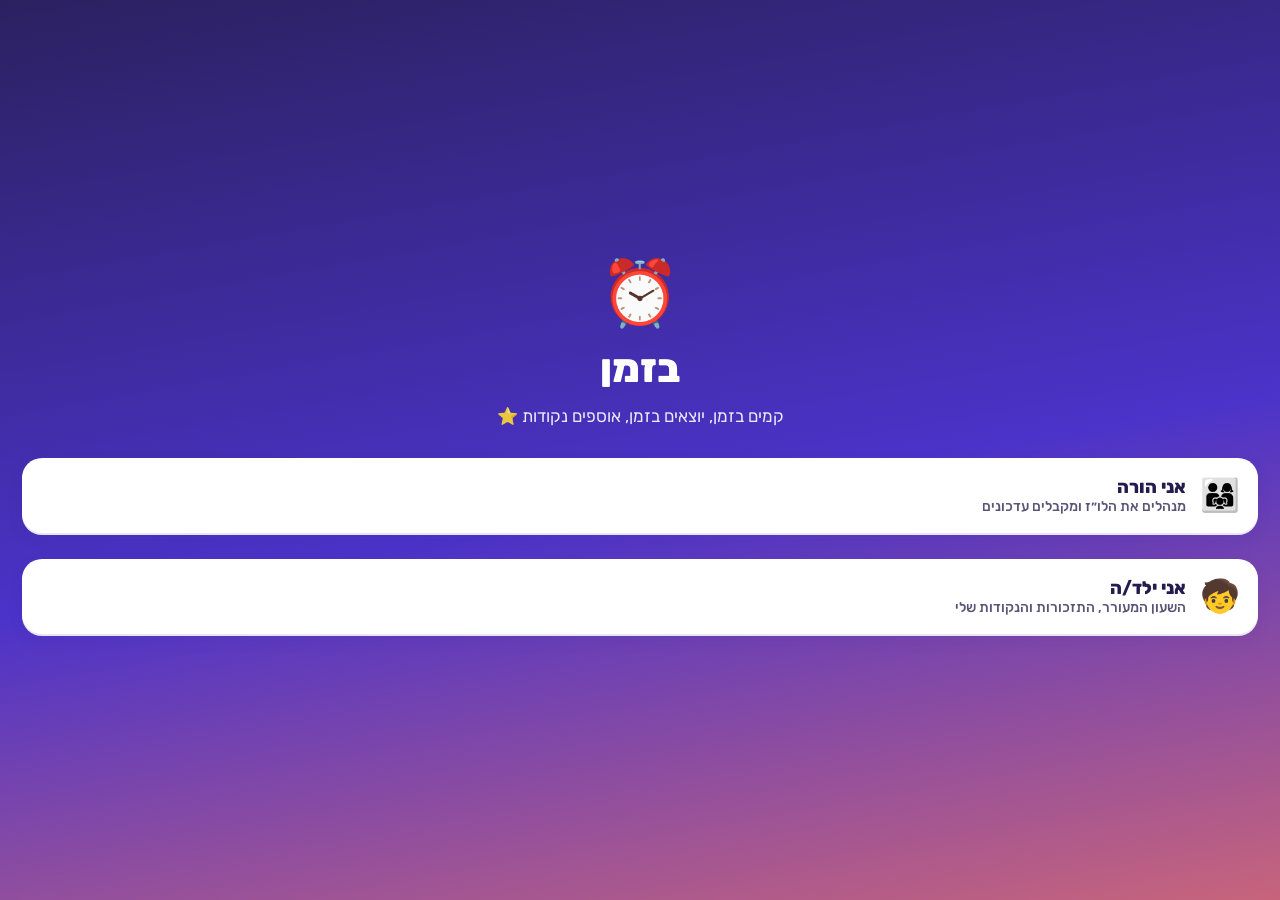
<file: app/src/main/assets/www/index.html>
<!doctype html>
<html lang="he" dir="rtl">
<head>
<meta charset="utf-8">
<meta name="viewport" content="width=device-width, initial-scale=1, viewport-fit=cover, user-scalable=no">
<title>בזמן</title>
<link rel="stylesheet" href="fonts.css">
<link rel="stylesheet" href="style.css">
</head>
<body>
<div id="app"></div>
<div id="modal-root"></div>
<div id="fx"></div>
<script src="mock.js"></script>
<script src="themes.js"></script>
<script src="games.js"></script>
<script src="features.js"></script>
<script src="calendar.js"></script>
<script src="app.js"></script>
</body>
</html>
</file>
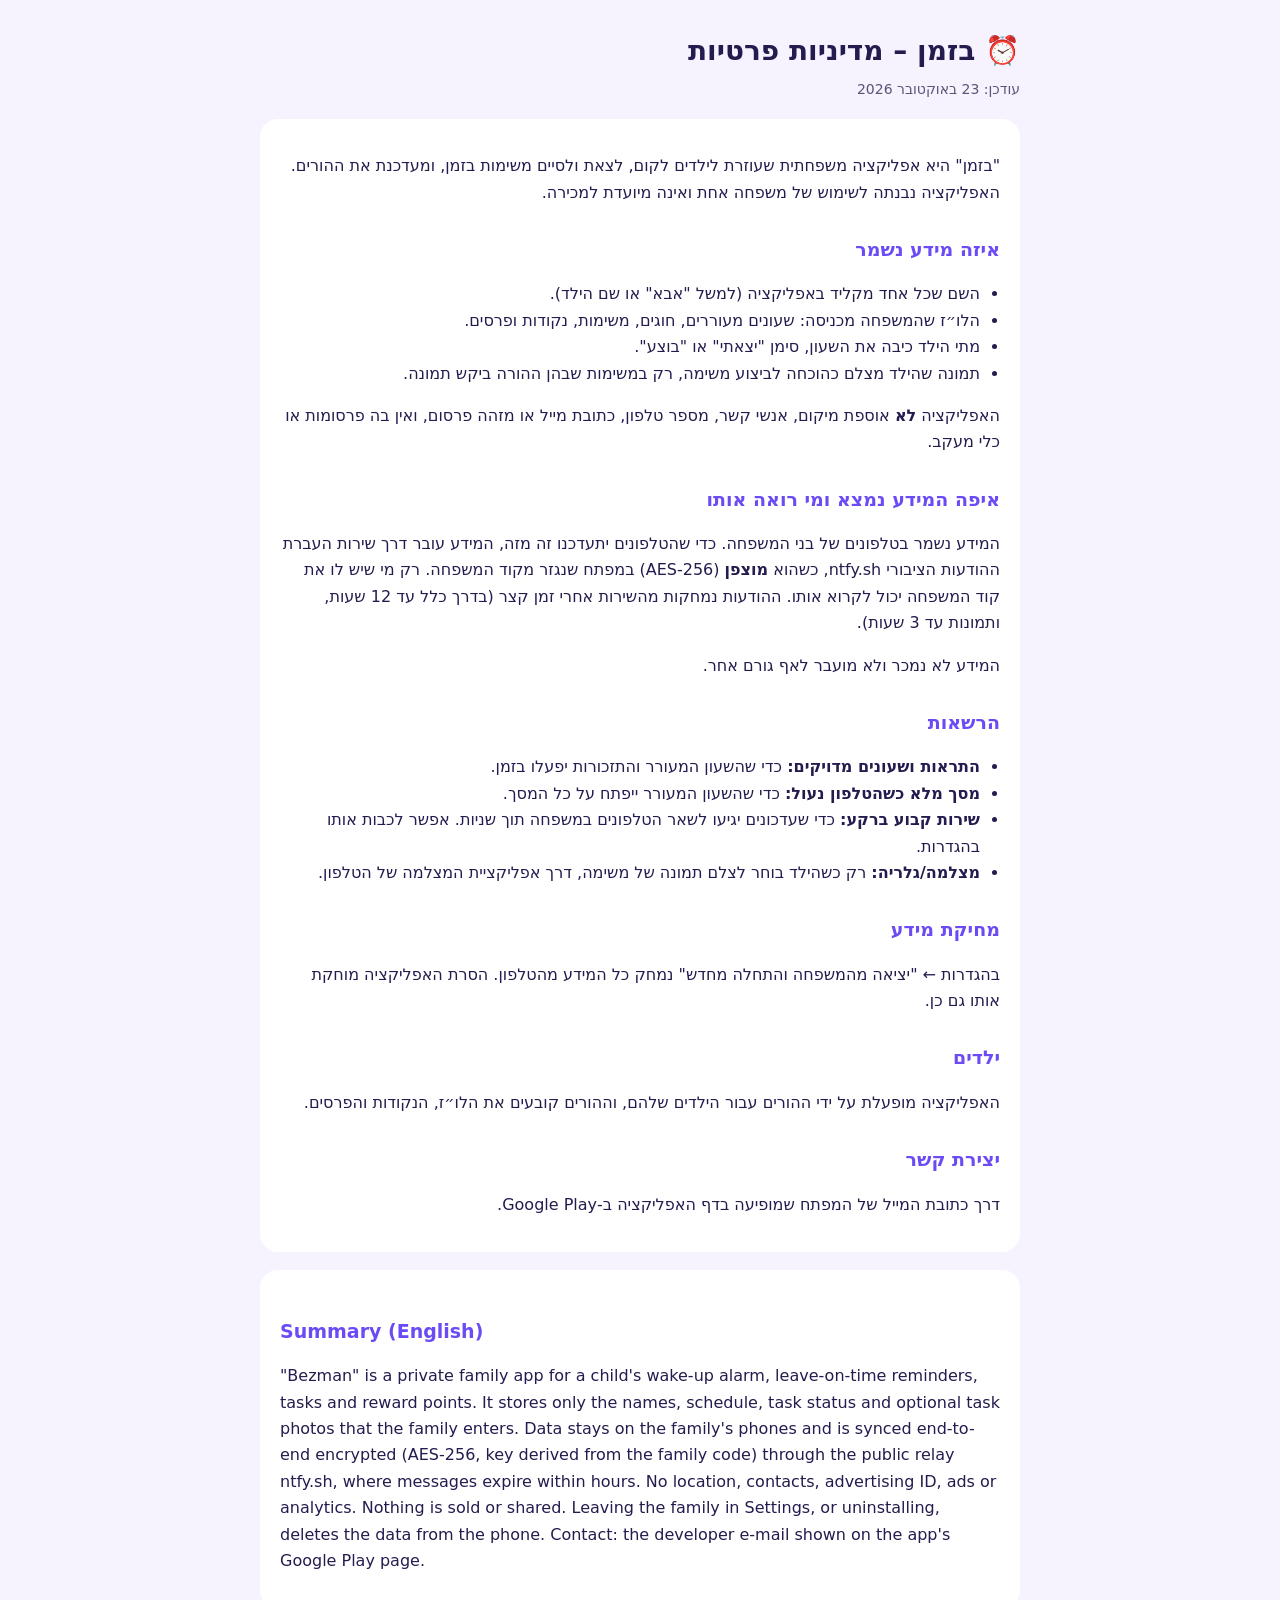
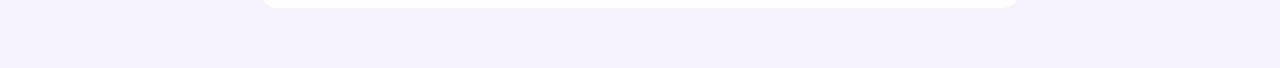
<file: docs/privacy.html>
<!doctype html>
<html lang="he" dir="rtl">
<head>
<meta charset="utf-8">
<meta name="viewport" content="width=device-width, initial-scale=1">
<title>בזמן – מדיניות פרטיות</title>
<style>
  :root { --ink: #241c4f; --muted: #5a5577; --bg: #f6f3ff; --card: #fff; --acc: #6c4bf5; }
  @media (prefers-color-scheme: dark) { :root { --ink: #ece9ff; --muted: #b8b3d6; --bg: #17132e; --card: #221c44; --acc: #a993ff; } }
  body { margin: 0; background: var(--bg); color: var(--ink); font-family: system-ui, -apple-system, "Segoe UI", Roboto, Arial, sans-serif; line-height: 1.65; }
  main { max-width: 760px; margin: 0 auto; padding: 28px 16px 60px; }
  h1 { margin: 0 0 4px; font-size: 28px; }
  h2 { font-size: 19px; margin: 28px 0 8px; color: var(--acc); }
  .card { background: var(--card); border-radius: 18px; padding: 18px 20px; margin-top: 18px; }
  .muted { color: var(--muted); font-size: 14px; }
  ul { padding-inline-start: 20px; }
  .en { direction: ltr; text-align: left; }
</style>
</head>
<body>
<main>
  <h1>⏰ בזמן – מדיניות פרטיות</h1>
  <div class="muted">עודכן: 23 באוקטובר 2026</div>

  <div class="card">
    <p>"בזמן" היא אפליקציה משפחתית שעוזרת לילדים לקום, לצאת ולסיים משימות בזמן, ומעדכנת את ההורים. האפליקציה נבנתה לשימוש של משפחה אחת ואינה מיועדת למכירה.</p>

    <h2>איזה מידע נשמר</h2>
    <ul>
      <li>השם שכל אחד מקליד באפליקציה (למשל "אבא" או שם הילד).</li>
      <li>הלו״ז שהמשפחה מכניסה: שעונים מעוררים, חוגים, משימות, נקודות ופרסים.</li>
      <li>מתי הילד כיבה את השעון, סימן "יצאתי" או "בוצע".</li>
      <li>תמונה שהילד מצלם כהוכחה לביצוע משימה, רק במשימות שבהן ההורה ביקש תמונה.</li>
    </ul>
    <p>האפליקציה <b>לא</b> אוספת מיקום, אנשי קשר, מספר טלפון, כתובת מייל או מזהה פרסום, ואין בה פרסומות או כלי מעקב.</p>

    <h2>איפה המידע נמצא ומי רואה אותו</h2>
    <p>המידע נשמר בטלפונים של בני המשפחה. כדי שהטלפונים יתעדכנו זה מזה, המידע עובר דרך שירות העברת ההודעות הציבורי ntfy.sh, כשהוא <b>מוצפן</b> (AES-256) במפתח שנגזר מקוד המשפחה. רק מי שיש לו את קוד המשפחה יכול לקרוא אותו. ההודעות נמחקות מהשירות אחרי זמן קצר (בדרך כלל עד 12 שעות, ותמונות עד 3 שעות).</p>
    <p>המידע לא נמכר ולא מועבר לאף גורם אחר.</p>

    <h2>הרשאות</h2>
    <ul>
      <li><b>התראות ושעונים מדויקים:</b> כדי שהשעון המעורר והתזכורות יפעלו בזמן.</li>
      <li><b>מסך מלא כשהטלפון נעול:</b> כדי שהשעון המעורר ייפתח על כל המסך.</li>
      <li><b>שירות קבוע ברקע:</b> כדי שעדכונים יגיעו לשאר הטלפונים במשפחה תוך שניות. אפשר לכבות אותו בהגדרות.</li>
      <li><b>מצלמה/גלריה:</b> רק כשהילד בוחר לצלם תמונה של משימה, דרך אפליקציית המצלמה של הטלפון.</li>
    </ul>

    <h2>מחיקת מידע</h2>
    <p>בהגדרות ← "יציאה מהמשפחה והתחלה מחדש" נמחק כל המידע מהטלפון. הסרת האפליקציה מוחקת אותו גם כן.</p>

    <h2>ילדים</h2>
    <p>האפליקציה מופעלת על ידי ההורים עבור הילדים שלהם, וההורים קובעים את הלו״ז, הנקודות והפרסים.</p>

    <h2>יצירת קשר</h2>
    <p>דרך כתובת המייל של המפתח שמופיעה בדף האפליקציה ב-Google Play.</p>
  </div>

  <div class="card en">
    <h2>Summary (English)</h2>
    <p>"Bezman" is a private family app for a child's wake-up alarm, leave-on-time reminders, tasks and reward points. It stores only the names, schedule, task status and optional task photos that the family enters. Data stays on the family's phones and is synced end-to-end encrypted (AES-256, key derived from the family code) through the public relay ntfy.sh, where messages expire within hours. No location, contacts, advertising ID, ads or analytics. Nothing is sold or shared. Leaving the family in Settings, or uninstalling, deletes the data from the phone. Contact: the developer e-mail shown on the app's Google Play page.</p>
  </div>
</main>
</body>
</html>
</file>
<file: app/src/main/assets/www/fonts.css>
/* Fonts from the kids' designs, kept inside the app (no internet needed). SIL Open Font License. */
@font-face { font-family: 'Fredoka'; font-style: normal; font-weight: 300 700; font-display: swap; src: url(fonts/fredoka-hebrew.woff2) format('woff2'); unicode-range: U+0307-0308, U+0590-05FF, U+200C-2010, U+20AA, U+25CC, U+FB1D-FB4F; }
@font-face { font-family: 'Fredoka'; font-style: normal; font-weight: 300 700; font-display: swap; src: url(fonts/fredoka-latin.woff2) format('woff2'); unicode-range: U+0000-00FF, U+0131, U+0152-0153, U+02BB-02BC, U+02C6, U+02DA, U+02DC, U+0304, U+0308, U+0329, U+2000-206F, U+20AC, U+2122, U+2191, U+2193, U+2212, U+2215, U+FEFF, U+FFFD; }
@font-face { font-family: 'Rubik'; font-style: normal; font-weight: 300 900; font-display: swap; src: url(fonts/rubik-hebrew.woff2) format('woff2'); unicode-range: U+0307-0308, U+0590-05FF, U+200C-2010, U+20AA, U+25CC, U+FB1D-FB4F; }
@font-face { font-family: 'Rubik'; font-style: normal; font-weight: 300 900; font-display: swap; src: url(fonts/rubik-latin.woff2) format('woff2'); unicode-range: U+0000-00FF, U+0131, U+0152-0153, U+02BB-02BC, U+02C6, U+02DA, U+02DC, U+0304, U+0308, U+0329, U+2000-206F, U+20AC, U+2122, U+2191, U+2193, U+2212, U+2215, U+FEFF, U+FFFD; }
@font-face { font-family: 'Secular One'; font-style: normal; font-weight: 400; font-display: swap; src: url(fonts/secularone-hebrew.woff2) format('woff2'); unicode-range: U+0307-0308, U+0590-05FF, U+200C-2010, U+20AA, U+25CC, U+FB1D-FB4F; }
@font-face { font-family: 'Secular One'; font-style: normal; font-weight: 400; font-display: swap; src: url(fonts/secularone-latin.woff2) format('woff2'); unicode-range: U+0000-00FF, U+0131, U+0152-0153, U+02BB-02BC, U+02C6, U+02DA, U+02DC, U+0304, U+0308, U+0329, U+2000-206F, U+20AC, U+2122, U+2191, U+2193, U+2212, U+2215, U+FEFF, U+FFFD; }
@font-face { font-family: 'Varela Round'; font-style: normal; font-weight: 400; font-display: swap; src: url(fonts/varelaround-hebrew.woff2) format('woff2'); unicode-range: U+0307-0308, U+0590-05FF, U+200C-2010, U+20AA, U+25CC, U+FB1D-FB4F; }
@font-face { font-family: 'Varela Round'; font-style: normal; font-weight: 400; font-display: swap; src: url(fonts/varelaround-latin.woff2) format('woff2'); unicode-range: U+0000-00FF, U+0131, U+0152-0153, U+02BB-02BC, U+02C6, U+02DA, U+02DC, U+0304, U+0308, U+0329, U+2000-206F, U+20AC, U+2122, U+2191, U+2193, U+2212, U+2215, U+FEFF, U+FFFD; }
</file>
<file: app/src/main/assets/www/style.css>
:root {
  --ink: #241c4f;
  --ink2: #5a5577;
  --muted: #8d88a8;
  --violet: #6c4bf5;
  --violet-soft: #ece7ff;
  --on-acc: #ffffff;
  --acc-text: #6c4bf5;
  --acc-shadow: #4b33c9;
  --acc-2: #9c84ff;
  --hero: linear-gradient(160deg, #2b2160 0%, #4b33c9 60%, #6c4bf5 100%);
  --hero-glow: rgba(255,209,102,.35);
  --ob: linear-gradient(170deg, #2b2160 0%, #4b33c9 55%, #ff7a59 120%);
  --coral: #ff7a59;
  --coral-soft: #ffe8e1;
  --sun: #ffd166;
  --sun-soft: #fff4d6;
  --mint: #2fc98a;
  --mint-soft: #dcf8ec;
  --red: #e5484d;
  --red-soft: #ffe4e5;
  --bg: #f6f3ff;
  --card: #ffffff;
  --line: #e9e5f7;
  --field: #f1eff8;
  --field-in: #fbfaff;
  --nav: rgba(255,255,255,.96);
  --next-bg: linear-gradient(135deg, #fff 0%, #fff7f3 100%);
  --good: #11784f;
  --cost: #9a6a00;
  --font: "Rubik", "Assistant", system-ui, -apple-system, "Segoe UI", Roboto, Arial, sans-serif;
  --head-font: var(--font);
  --r: 20px;
}
* { box-sizing: border-box; -webkit-tap-highlight-color: transparent; }
html, body { margin: 0; padding: 0; background: var(--bg); color: var(--ink);
  font-family: var(--font); font-size: 16px; }
.hero h1, .sec-title h2, .sheet h3, .ob h1, .big-score b, .next .what { font-family: var(--head-font); }
body { min-height: 100vh; }
button { font: inherit; color: inherit; border: 0; background: none; cursor: pointer; }
input, select, textarea { font: inherit; color: var(--ink); }

/* ---------- header ---------- */
.hero { background: var(--hero); color: #fff;
  padding: 18px 18px 26px; border-radius: 0 0 28px 28px; position: relative; overflow: hidden; }
.hero::after { content: ""; position: absolute; width: 220px; height: 220px; border-radius: 50%;
  background: radial-gradient(circle, var(--hero-glow), transparent 70%); left: -60px; top: -80px; }
.hero .top { display: flex; align-items: center; justify-content: space-between; position: relative; z-index: 1; }
.hero h1 { margin: 0; font-size: 24px; font-weight: 800; }
.hero .date { opacity: .8; font-size: 14px; margin-top: 2px; }
.hero .sync { background: rgba(255,255,255,.14); border-radius: 14px; padding: 8px 10px; font-size: 13px; color: #fff; }
.chips { display: flex; gap: 10px; margin-top: 16px; position: relative; z-index: 1; }
.chip { flex: 1; background: rgba(255,255,255,.13); border-radius: 18px; padding: 10px 12px; }
.chip b { display: block; font-size: 26px; font-weight: 800; line-height: 1.1; }
.chip span { font-size: 12.5px; opacity: .85; }

/* ---------- layout ---------- */
main { padding: 16px 16px 110px; max-width: 560px; margin: 0 auto; }
.sec-title { display: flex; align-items: center; justify-content: space-between; margin: 22px 4px 10px; }
.sec-title h2 { margin: 0; font-size: 18px; font-weight: 800; }
.card { background: var(--card); border-radius: var(--r); padding: 16px; box-shadow: 0 2px 0 var(--line), 0 6px 18px rgba(43,33,96,.06); margin-bottom: 12px; }
.muted { color: var(--muted); }
.small { font-size: 13px; }
.center { text-align: center; }

/* ---------- next up ---------- */
.next { background: var(--next-bg); border: 2px solid var(--coral-soft); margin-top: -2px; }
.next .lbl { font-size: 13px; color: var(--coral); font-weight: 700; letter-spacing: .3px; }
.next .what { font-size: 20px; font-weight: 800; margin: 4px 0 2px; }
.next .count { font-size: 34px; font-weight: 800; color: var(--ink); font-variant-numeric: tabular-nums; }
.next .sub { color: var(--ink2); font-size: 14px; }

/* ---------- agenda rows ---------- */
.row { display: flex; gap: 12px; align-items: center; padding: 12px 0; border-bottom: 1px solid var(--line); }
.row:last-child { border-bottom: 0; }
.ico { width: 44px; height: 44px; border-radius: 14px; display: grid; place-items: center; font-size: 22px; flex: none; }
.ico.alarm { background: var(--sun-soft); }
.ico.event { background: var(--coral-soft); }
.ico.task { background: var(--violet-soft); }
.ico.ok { background: var(--mint-soft); }
.row .body { flex: 1; min-width: 0; }
.row .t1 { font-weight: 700; }
.row .t2 { font-size: 13.5px; color: var(--ink2); margin-top: 2px; }
.row .time { font-weight: 800; font-variant-numeric: tabular-nums; color: var(--ink); font-size: 15px; }
.done .t1 { text-decoration: line-through; color: var(--muted); }
.pill { display: inline-block; padding: 3px 9px; border-radius: 999px; font-size: 12.5px; font-weight: 700; }
.pill.ok { background: var(--mint-soft); color: #11784f; }
.pill.neg { background: var(--red-soft); color: var(--red); }
.pill.warn { background: var(--red-soft); color: var(--red); }
.pill.wait { background: var(--violet-soft); color: var(--acc-text); }
.pill.sun { background: var(--sun-soft); color: #9a6a00; }

/* ---------- buttons ---------- */
.btn { display: inline-flex; align-items: center; justify-content: center; gap: 6px; padding: 12px 18px; border-radius: 16px;
  font-weight: 700; background: var(--violet); color: var(--on-acc); box-shadow: 0 3px 0 var(--acc-shadow); }
.btn:active { transform: translateY(2px); box-shadow: 0 1px 0 var(--acc-shadow); }
.btn.mint { background: var(--mint); box-shadow: 0 3px 0 #1f9d69; color: #fff; }
.btn.coral { background: var(--coral); box-shadow: 0 3px 0 #d9583a; }
.btn.ghost { background: var(--violet-soft); color: var(--acc-text); box-shadow: none; }
.btn.light { background: var(--card); color: var(--ink); box-shadow: 0 2px 0 var(--line); border: 1px solid var(--line); }
.btn.danger { background: var(--red-soft); color: var(--red); box-shadow: none; }
.btn.small { padding: 8px 12px; font-size: 14px; border-radius: 12px; }
.btn.block { width: 100%; }
.btn:disabled { opacity: .45; }
.add { color: var(--acc-text); font-weight: 700; padding: 6px 10px; border-radius: 12px; background: var(--violet-soft); font-size: 14px; }
.check { width: 30px; height: 30px; border-radius: 50%; border: 2.5px solid var(--acc-text); flex: none; display: grid; place-items: center; font-size: 16px; }
.check.on { background: var(--mint); border-color: var(--mint); color: #fff; }

/* ---------- schedule items ---------- */
.item { display: flex; align-items: center; gap: 12px; }
.item .big { font-size: 28px; font-weight: 800; font-variant-numeric: tabular-nums; }
.days { display: flex; gap: 4px; margin-top: 4px; flex-wrap: wrap; }
.days i { font-style: normal; font-size: 12px; width: 24px; height: 24px; border-radius: 8px; display: grid; place-items: center; background: var(--field); color: var(--muted); }
.days i.on { background: var(--violet); color: var(--on-acc); }
.off { opacity: .45; }
.toggle { width: 50px; height: 30px; border-radius: 99px; background: #d9d5ea; position: relative; flex: none; transition: .2s; }
.toggle::after { content: ""; position: absolute; top: 3px; right: 3px; width: 24px; height: 24px; border-radius: 50%; background: #fff; transition: .2s; box-shadow: 0 1px 3px rgba(0,0,0,.2); }
.toggle.on { background: var(--mint); }
.toggle.on::after { right: 23px; }
.empty { text-align: center; padding: 18px 8px; color: var(--muted); }
.empty .e { font-size: 34px; }

/* ---------- rewards ---------- */
.rewards { display: grid; grid-template-columns: 1fr 1fr; gap: 12px; }
.reward { background: var(--card); border-radius: var(--r); padding: 14px; box-shadow: 0 2px 0 var(--line), 0 6px 18px rgba(43,33,96,.06); display: flex; flex-direction: column; gap: 8px; }
.reward .rt { font-weight: 800; font-size: 16px; min-height: 40px; }
.reward .cost { color: var(--cost); font-weight: 800; }
.bar { height: 8px; border-radius: 9px; background: var(--field); overflow: hidden; }
.bar > div { height: 100%; background: linear-gradient(90deg, var(--sun), var(--coral)); border-radius: 9px; }
.big-score { text-align: center; padding: 6px 0 2px; }
.big-score b { font-size: 46px; font-weight: 800; }

/* week bars */
.week { display: flex; align-items: flex-end; gap: 8px; height: 110px; padding-top: 8px; }
.week .col { flex: 1; display: flex; flex-direction: column; align-items: center; gap: 4px; height: 100%; justify-content: flex-end; }
.week .b { width: 100%; max-width: 30px; border-radius: 8px 8px 4px 4px; background: linear-gradient(180deg, var(--violet), var(--acc-2)); min-height: 4px; }
.week .n { font-size: 11.5px; color: var(--ink2); font-weight: 700; }
.week .d { font-size: 12px; color: var(--muted); }

/* ---------- nav ---------- */
nav { position: fixed; bottom: 0; left: 0; right: 0; background: var(--nav); backdrop-filter: blur(8px);
  display: flex; padding: 8px 8px calc(8px + env(safe-area-inset-bottom)); border-top: 1px solid var(--line); z-index: 10; }
nav button { flex: 1; display: flex; flex-direction: column; align-items: center; gap: 2px; font-size: 12px; color: var(--muted); padding: 6px 0; border-radius: 14px; }
nav button .ni { font-size: 22px; filter: grayscale(1); opacity: .7; }
nav button.on { color: var(--acc-text); font-weight: 700; background: var(--violet-soft); }
nav button.on .ni { filter: none; opacity: 1; }
.badge { background: var(--coral); color: #fff; border-radius: 99px; font-size: 11px; padding: 0 6px; margin-right: 2px; }

/* ---------- forms / modal ---------- */
.sheet-bg { position: fixed; inset: 0; background: rgba(36,28,79,.45); z-index: 50; display: flex; align-items: flex-end; animation: fade .15s; }
.sheet { background: var(--card); color: var(--ink); width: 100%; max-width: 560px; margin: 0 auto; border-radius: 26px 26px 0 0; padding: 18px 18px calc(20px + env(safe-area-inset-bottom));
  max-height: 92vh; overflow: auto; animation: up .22s ease-out; }
.sheet h3 { margin: 4px 0 14px; font-size: 20px; }
.grab { width: 44px; height: 5px; border-radius: 9px; background: #ddd8ee; margin: 0 auto 8px; }
@keyframes up { from { transform: translateY(40px); opacity: .4 } to { transform: none; opacity: 1 } }
@keyframes fade { from { opacity: 0 } to { opacity: 1 } }
label.f { display: block; font-size: 14px; font-weight: 700; color: var(--ink2); margin: 14px 0 6px; }
.in { width: 100%; padding: 13px 14px; border-radius: 14px; border: 2px solid var(--line); background: var(--field-in); font-size: 17px; outline: none; }
.in:focus { border-color: var(--violet); background: var(--card); }
.in.time { font-size: 26px; font-weight: 800; text-align: center; direction: ltr; }
.daypick { display: flex; gap: 6px; }
.daypick button { flex: 1; height: 42px; border-radius: 12px; background: var(--field); font-weight: 700; color: var(--ink2); }
.daypick button.on { background: var(--violet); color: var(--on-acc); }
.seg { display: flex; background: var(--field); border-radius: 14px; padding: 4px; gap: 4px; }
.seg button { flex: 1; padding: 10px; border-radius: 11px; font-weight: 700; color: var(--ink2); }
.seg button.on { background: var(--card); color: var(--acc-text); box-shadow: 0 1px 4px rgba(43,33,96,.12); }
.opts { display: flex; flex-wrap: wrap; gap: 8px; }
.opts button { padding: 9px 14px; border-radius: 12px; background: var(--field); font-weight: 700; color: var(--ink2); }
.opts button.on { background: var(--violet); color: var(--on-acc); }
.hint { background: var(--sun-soft); border-radius: 14px; padding: 10px 12px; font-size: 14px; margin-top: 12px; color: #6b4b00; }
.actions { display: flex; gap: 10px; margin-top: 20px; }
.actions .btn { flex: 1; }

/* ---------- settings ---------- */
.code { font-size: 30px; font-weight: 800; letter-spacing: 3px; text-align: center; direction: ltr; padding: 10px; background: var(--violet-soft); border-radius: 16px; color: var(--acc-text); margin: 10px 0; }
.perm { display: flex; align-items: center; gap: 10px; padding: 10px 0; border-bottom: 1px solid var(--line); }
.perm:last-child { border-bottom: 0; }
.perm .pt { flex: 1; }
.perm .pt b { display: block; font-size: 15px; }
.perm .pt span { font-size: 13px; color: var(--ink2); }
.banner { background: var(--red-soft); color: #9b1c20; border-radius: 16px; padding: 12px 14px; display: flex; gap: 10px; align-items: center; margin-bottom: 12px; font-weight: 600; font-size: 14px; }
.banner .btn { flex: none; }

/* ---------- onboarding ---------- */
.ob { min-height: 100vh; padding: 40px 22px; display: flex; flex-direction: column; justify-content: center; gap: 14px;
  background: var(--ob); color: #fff; }
.ob .logo { font-size: 64px; text-align: center; }
.ob h1 { text-align: center; margin: 0; font-size: 40px; font-weight: 800; }
.ob p { text-align: center; margin: 0 0 18px; opacity: .9; font-size: 17px; }
.ob .card { color: var(--ink); }
.ob .choice { width: 100%; text-align: right; display: flex; gap: 14px; align-items: center; padding: 18px; font-size: 18px; font-weight: 800; }
.ob .choice .e { font-size: 32px; }
.ob .choice small { display: block; font-weight: 500; color: var(--ink2); font-size: 14px; }

/* ---------- toast & confetti ---------- */
.toast { position: fixed; bottom: 96px; left: 50%; transform: translateX(-50%); background: #241c4f; color: #fff; padding: 12px 18px; border-radius: 16px;
  font-weight: 700; z-index: 80; animation: up .2s; max-width: 90vw; text-align: center; }
#fx { position: fixed; inset: 0; pointer-events: none; z-index: 90; overflow: hidden; }
#fx span { position: absolute; top: -40px; font-size: 26px; animation: drop 1.6s ease-in forwards; }
@keyframes drop { to { transform: translateY(110vh) rotate(260deg); opacity: .2; } }
.pop { animation: pop .5s; }
@keyframes pop { 0% { transform: scale(1) } 40% { transform: scale(1.15) } 100% { transform: scale(1) } }

/* ---------- task buttons & photos ---------- */
.btns { display: flex; gap: 8px; margin-top: 8px; flex-wrap: wrap; }
.btns .btn { flex: 1; min-width: 110px; }
.check.x { background: var(--red-soft); border-color: var(--red); color: var(--red); font-weight: 800; }
.check.wait { border-color: var(--sun); background: var(--sun-soft); font-size: 14px; }
.thumbwrap { flex: none; cursor: pointer; }
.thumb { width: 64px; height: 64px; border-radius: 14px; object-fit: cover; display: block; box-shadow: 0 2px 8px rgba(43,33,96,.15); }
.thumb.none { display: grid; place-items: center; text-align: center; background: var(--field); color: var(--muted); font-size: 11px; line-height: 1.3; }

/* ---------- yellow & black theme ---------- */
body[data-theme="yb"] {
  --ink: #111111;
  --ink2: #4a4a44;
  --muted: #8a887c;
  --violet: #ffd200;
  --violet-soft: #fff4b8;
  --on-acc: #111111;
  --acc-text: #111111;
  --acc-shadow: #b89600;
  --acc-2: #ffe866;
  --coral: #111111;
  --coral-soft: #f1efe4;
  --bg: #f5f4ee;
  --line: #e7e4d6;
  --hero: repeating-linear-gradient(135deg, #0d0d0d 0 26px, #161616 26px 52px);
  --hero-glow: rgba(255,210,0,.45);
  --ob: linear-gradient(170deg, #000 0%, #1a1a1a 55%, #ffd200 130%);
}
body[data-theme="yb"] .hero { border-bottom: 6px solid #ffd200; }
body[data-theme="yb"] .hero h1 { color: #ffd200; }
body[data-theme="yb"] .chip { background: rgba(255,210,0,.12); border: 1px solid rgba(255,210,0,.35); }
body[data-theme="yb"] .chip b { color: #ffd200; }
body[data-theme="yb"] .next { background: #fff; border: 2px solid #111; }
body[data-theme="yb"] .next .lbl { color: #111; background: #ffd200; display: inline-block; padding: 2px 8px; border-radius: 6px; }
body[data-theme="yb"] .btn.coral { background: #111; color: #ffd200; box-shadow: 0 3px 0 #000; }
body[data-theme="yb"] .badge { background: #111; color: #ffd200; }
body[data-theme="yb"] nav button.on { background: #ffd200; }
body[data-theme="yb"] .bar > div { background: linear-gradient(90deg, #ffd200, #111); }
body[data-theme="yb"] .ico.alarm { background: #fff4b8; }
body[data-theme="yb"] .ob .logo { filter: drop-shadow(0 0 12px rgba(255,210,0,.6)); }
body[data-theme="yb"] .ob h1 { color: #ffd200; }
body[data-theme="yb"] .sync { color: #ffd200; }
body[data-theme="yb"] .kidtabs button.on { background: #ffd200; color: #111; }

/* ---------- kid switcher (parents) ---------- */
.kidtabs { display: flex; gap: 8px; margin-top: 14px; position: relative; z-index: 1; overflow-x: auto; }
.kidtabs button { background: rgba(255,255,255,.14); color: #fff; padding: 8px 14px; border-radius: 99px; font-weight: 700; font-size: 14px; white-space: nowrap; }
.kidtabs button.on { background: #fff; color: #241c4f; }
.kidtabs .dot { display: inline-block; width: 10px; height: 10px; border-radius: 50%; margin-left: 6px; vertical-align: middle; }
.kidtabs .badge { margin-right: 6px; }

/* ---------- fireworks ---------- */
#fx canvas { position: absolute; inset: 0; width: 100%; height: 100%; }
.theme-pick { display: grid; grid-template-columns: repeat(auto-fill, minmax(92px, 1fr)); gap: 10px; }
.tpick { display: flex; flex-direction: column; align-items: stretch; gap: 6px; padding: 6px; border-radius: 16px; border: 3px solid transparent; background: var(--field); }
.tpick.on { border-color: var(--acc-text); background: var(--violet-soft); }
.tsw { display: block; height: 54px; border-radius: 11px; box-shadow: inset 0 0 0 1px rgba(0,0,0,.08); }
.tnm { font-size: 12.5px; font-weight: 700; line-height: 1.2; text-align: center; color: var(--ink); min-height: 30px; display: grid; place-items: center; }

/* ---------- orange theme (kids) ---------- */
body[data-theme="orange"] {
  --violet: #f07a1a;
  --violet-soft: #ffecd9;
  --on-acc: #ffffff;
  --acc-text: #b95807;
  --acc-shadow: #c25c0b;
  --acc-2: #ffb36b;
  --coral: #e2435b;
  --coral-soft: #ffe3e8;
  --bg: #fff6ee;
  --line: #f6e3d2;
  --hero: linear-gradient(160deg, #7a2e00 0%, #d9580b 55%, #ff9a3d 100%);
  --hero-glow: rgba(255,230,120,.5);
  --ob: linear-gradient(170deg, #7a2e00 0%, #e2650f 55%, #ffc15e 120%);
}
body[data-theme="orange"] .kidtabs button.on { color: #b95807; }

/* ---------- design sheet ---------- */
.swatches { display: flex; flex-wrap: wrap; gap: 10px; }
.sw { width: 64px; height: 64px; border-radius: 16px; border: 3px solid var(--line); position: relative; display: flex; align-items: flex-end; justify-content: center; padding: 0 0 4px; box-shadow: 0 1px 4px rgba(0,0,0,.08); }
.sw span { font-size: 10.5px; font-weight: 700; background: rgba(255,255,255,.9); color: #222; border-radius: 6px; padding: 0 4px; }
.sw.on { border-color: var(--ink); transform: scale(1.06); }
.sw.on::after { content: "✓"; position: absolute; top: 4px; left: 6px; background: var(--ink); color: #fff; border-radius: 50%; width: 18px; height: 18px; font-size: 12px; display: grid; place-items: center; }
.orderlist { border: 1px solid var(--line); border-radius: 14px; overflow: hidden; }
.ordrow { display: flex; align-items: center; gap: 8px; padding: 8px 10px; border-bottom: 1px solid var(--line); background: var(--card); }
.ordrow:last-child { border-bottom: 0; }
.ordrow .on { flex: 1; font-weight: 700; }
.ordrow.hid .on { opacity: .4; text-decoration: line-through; }
.ordrow .mv, .ordrow .eye { width: 38px; height: 38px; border-radius: 10px; background: var(--field); font-size: 16px; }
.ordrow .mv:disabled { opacity: .3; }

/* ---------- mic ---------- */
.mic-fab { position: fixed; left: 16px; bottom: calc(84px + env(safe-area-inset-bottom)); width: 58px; height: 58px; border-radius: 50%;
  background: var(--violet); color: var(--on-acc); font-size: 26px; box-shadow: 0 6px 18px rgba(0,0,0,.25); z-index: 11; }
.mic-fab:active { transform: scale(.94); }
.titlewrap { display: flex; gap: 8px; }
.titlewrap .in { flex: 1; }
.mic-in { width: 52px; border-radius: 14px; background: var(--violet-soft); font-size: 22px; flex: none; }

/* ---------- report ---------- */
.tiles { display: grid; grid-template-columns: 1fr 1fr; gap: 10px; }
.tiles.mini4 { grid-template-columns: repeat(4, 1fr); gap: 8px; }
.tiles.mini { gap: 8px; }
.tile { background: var(--card); border-radius: 16px; padding: 12px; box-shadow: 0 2px 0 var(--line); }
.card .tile { background: var(--bg); box-shadow: none; }
.tile b { display: block; font-size: 24px; font-weight: 800; line-height: 1.15; }
.tile span { font-size: 12.5px; color: var(--ink2); }
.tiles.mini4 .tile { padding: 10px 6px; text-align: center; }
.tiles.mini4 .tile b { font-size: 19px; }
.tile.good b { color: var(--good); }
.tile.bad b { color: var(--red); }
.tile.big { background: var(--violet-soft); }
.tile.big b { color: var(--acc-text); }
.ring { width: 96px; height: 96px; border-radius: 50%; display: grid; place-items: center; flex: none; }
.ring > div { width: 74px; height: 74px; border-radius: 50%; background: var(--card); display: grid; place-items: center; align-content: center; text-align: center; }
.ring b { font-size: 20px; font-weight: 800; }
.ring span { font-size: 11px; color: var(--ink2); }
.week.rep { height: 130px; gap: 3px; }
.week.rep .d { font-size: 10px; }
.week.rep .n { font-size: 10px; }
.week .b.neg { background: linear-gradient(180deg, var(--red), #ff9a9d); }
table.cmp { width: 100%; border-collapse: collapse; font-size: 14px; }
table.cmp th { font-size: 12px; color: var(--ink2); font-weight: 700; padding: 6px 4px; text-align: center; }
table.cmp td { padding: 10px 4px; text-align: center; border-top: 1px solid var(--line); font-weight: 700; }
table.cmp td:first-child { text-align: right; }
table.cmp tr.me td { background: var(--violet-soft); }

/* ---------- parents' calendar ---------- */
.calnav { display: flex; align-items: center; justify-content: space-between; margin-top: 14px; position: relative; z-index: 1; }
.calnav b { font-size: 19px; font-weight: 800; }
.calnav button { width: 44px; height: 40px; border-radius: 14px; background: rgba(255,255,255,.16); color: #fff; font-size: 22px; font-weight: 800; line-height: 1; }
.card.cal { padding: 10px 8px; }
.cgrid { display: grid; grid-template-columns: repeat(7, 1fr); gap: 4px; }
.cgrid.head span { text-align: center; font-size: 12.5px; font-weight: 700; color: var(--muted); padding: 2px 0 6px; }
.cday { min-height: 62px; border-radius: 12px; background: var(--field); display: flex; flex-direction: column; align-items: center; padding: 6px 2px 4px; gap: 4px; }
.cday b { font-size: 15px; font-weight: 800; font-variant-numeric: tabular-nums; }
.cday.out { opacity: .35; }
.cday.today { background: var(--violet); color: var(--on-acc); }
.cday:active { transform: scale(.95); }
.cday .dots { display: flex; flex-wrap: wrap; justify-content: center; gap: 2px; }
.cday .dots i { font-style: normal; min-width: 18px; height: 18px; padding: 0 4px; border-radius: 9px; background: var(--kc); color: #fff;
  font-size: 11px; font-weight: 800; display: grid; place-items: center; }
.cday .dots i.z { opacity: .45; }
.clegend { display: flex; flex-wrap: wrap; gap: 6px 14px; align-items: center; font-size: 13px; font-weight: 700; padding: 0 6px; }
.clegend i { display: inline-block; width: 12px; height: 12px; border-radius: 50%; margin-left: 5px; vertical-align: -1px; }
.clegend .muted { font-weight: 500; flex-basis: 100%; }
body[data-theme="yb"] .calnav button { color: #ffd200; }

/* day split between the children */
.dayview { position: fixed; top: 0; left: 0; right: 0; bottom: var(--navh, 74px); display: flex; flex-direction: column; background: var(--bg); z-index: 5; }
.dv-top { display: flex; align-items: center; gap: 6px; padding: 10px 10px; background: var(--hero); color: #fff; }
.dv-t { flex: 1; text-align: center; font-weight: 800; font-size: 17px; line-height: 1.25; }
.dv-btn { background: rgba(255,255,255,.16); color: #fff; padding: 8px 10px; border-radius: 12px; font-weight: 700; font-size: 14px; white-space: nowrap; }
.dv-arr { width: 40px; height: 38px; border-radius: 12px; background: rgba(255,255,255,.16); color: #fff; font-size: 20px; font-weight: 800; line-height: 1; flex: none; }
body[data-theme="yb"] .dv-t, body[data-theme="yb"] .dv-arr, body[data-theme="yb"] .dv-btn { color: #ffd200; }
.dv-hint { font-size: 12.5px; color: var(--ink2); text-align: center; padding: 6px 10px 2px; }
.panes { flex: 1; min-height: 0; display: flex; flex-direction: column; gap: 8px; padding: 6px 8px 8px; }
.pane { flex: 1 1 0; min-height: 0; display: flex; flex-direction: column; background: var(--card); border-radius: 18px;
  border-top: 5px solid var(--kc); box-shadow: 0 2px 0 var(--line), 0 6px 18px rgba(43,33,96,.06); overflow: hidden; }
.pane-h { display: flex; align-items: center; gap: 8px; padding: 8px 12px; border-bottom: 1px solid var(--line); }
.pane-h i { width: 12px; height: 12px; border-radius: 50%; background: var(--kc); flex: none; }
.pane-h b { font-size: 17px; font-weight: 800; }
.pane-h span { flex: 1; font-size: 13px; color: var(--muted); }
.pane-h .add { padding: 5px 10px; font-size: 13px; }
.pane-b { flex: 1; min-height: 0; overflow-y: auto; -webkit-overflow-scrolling: touch; padding: 0 12px; }
.crow { display: flex; align-items: center; gap: 10px; padding: 10px 0; border-bottom: 1px solid var(--line); cursor: pointer; }
.crow:last-child { border-bottom: 0; }
.crow .ct { flex: none; min-width: 54px; text-align: center; font-weight: 800; font-size: 17px; font-variant-numeric: tabular-nums;
  background: var(--violet-soft); background: color-mix(in srgb, var(--kc) 16%, var(--card)); color: var(--ink); border-radius: 10px; padding: 6px 4px; direction: ltr; }
.crow .cb { flex: 1; min-width: 0; }
.crow .t1 { font-weight: 700; font-size: 15px; }
.crow .t2 { font-size: 12.5px; color: var(--ink2); margin-top: 2px; }
.crow.isoff .t1 { text-decoration: line-through; color: var(--muted); }
.crow.isoff .ct { opacity: .45; text-decoration: line-through; }
.offbtn { flex: none; font-size: 12.5px; font-weight: 700; padding: 7px 9px; border-radius: 11px; background: var(--red-soft); color: var(--red); white-space: nowrap; }
.offbtn.al { background: var(--sun-soft); color: #8a5d00; }
.offbtn.is-off { background: var(--mint-soft); color: #11784f; }

/* any number of points */
.numpick .in.num { font-size: 22px; font-weight: 800; text-align: center; direction: ltr; max-width: 140px; display: block; margin: 0 auto 8px; }
.opts.quick button { padding: 8px 12px; }

/* =====================================================================
   Kids' designs (from the "בזמן – עיצוב לילדים" canvas)
   ===================================================================== */
.lvl { position: relative; z-index: 1; margin-top: 14px; background: rgba(255,255,255,.16); border-radius: 18px; padding: 10px 14px; }
.lvl-top { display: flex; justify-content: space-between; gap: 8px; font-size: 15px; }
.lvl-top span { font-weight: 600; font-size: 14px; white-space: nowrap; }
.lvl-bar { height: 12px; border-radius: 99px; background: rgba(0,0,0,.2); overflow: hidden; margin: 8px 0 4px; }
.lvl-bar > div { height: 100%; border-radius: 99px; background: var(--sun); min-width: 6px; }
.lvl-sub { font-size: 12.5px; opacity: .92; }

/* chunky "game" look shared by several designs */
body.chunky .card, body.chunky .reward, body.chunky .tile { box-shadow: 0 5px 0 var(--line); }
body.chunky .btn { border-radius: 16px; box-shadow: 0 4px 0 var(--acc-shadow); }
body.chunky .btn.mint { box-shadow: 0 4px 0 #2A9E61; }
body.chunky .hero { border-radius: 0 0 32px 32px; }

/* dark designs */
body.dark { --nav: rgba(20,16,40,.96); --good: #6ff0b4; --cost: var(--sun); --mint-soft: #16382c; --red-soft: #3d1a24; --sun-soft: #3a3214; --coral-soft: #3a2230; }
body.dark .pill.ok { color: #7ff2bf; }
body.dark .pill.sun { color: #ffd76a; }
body.dark .pill.warn, body.dark .pill.neg { color: #ff8f9a; }
body.dark .hint { color: #ffe39a; }
body.dark .banner { color: #ffd0d3; }
body.dark .btn.danger { color: #ff8f9a; }
body.dark .sheet-bg { background: rgba(0,0,0,.6); }
body.dark .toggle { background: #3a3560; }
body.dark nav { border-top-color: var(--line); }
body.dark .thumb.none, body.dark .tsw { box-shadow: inset 0 0 0 1px rgba(255,255,255,.12); }
body.dark .tile.big { background: var(--violet-soft); }
body.dark .offbtn.al { color: #ffd76a; }
body.dark .offbtn.is-off { color: #7ff2bf; }
body.dark .hero { box-shadow: 0 1px 0 var(--line); }
body.dark .next { border-color: var(--line); }
body.dark input[type="time"], body.dark input[type="date"] { color-scheme: dark; }

/* א · הרפתקה */
body[data-theme="quest"] {
  --ink: #1B2A4A; --ink2: #55627D; --muted: #7a87a3;
  --violet: #2E8BFF; --violet-soft: #D7E8FF; --on-acc: #fff; --acc-text: #1E6FE0; --acc-shadow: #1D63C4; --acc-2: #7FB6FF;
  --hero: #2E8BFF; --hero-glow: rgba(255,200,61,.30);
  --ob: linear-gradient(170deg, #1556B3 0%, #2E8BFF 55%, #FFC83D 130%);
  --coral: #FF8A3D; --coral-soft: #FFE9D6; --sun: #FFC83D; --sun-soft: #FFF3CC; --mint: #3CCB7F; --mint-soft: #DDF7EA;
  --bg: #EAF4FF; --line: #D3E3F7; --field: #EEF2F8; --field-in: #F6F9FE;
  --next-bg: #fff; --font: "Fredoka", "Rubik", system-ui, sans-serif;
}
body[data-theme="quest"] .next { border: 0; box-shadow: 0 6px 0 #C9DDF7; }
body[data-theme="quest"] .next .lbl { color: #2E8BFF; }

/* א · הרפתקה – צהוב-שחור */
body[data-theme="questyb"] {
  --ink: #111111; --ink2: #55544C; --muted: #87857a;
  --violet: #FFD200; --violet-soft: #FFF4B8; --on-acc: #111111; --acc-text: #111111; --acc-shadow: #B89600; --acc-2: #FFE866;
  --hero: #111111; --hero-glow: rgba(255,210,0,.30);
  --ob: linear-gradient(170deg, #000 0%, #1a1a1a 55%, #FFD200 130%);
  --coral: #111111; --coral-soft: #EEECE3; --mint: #33A955; --mint-soft: #DDF3E2;
  --bg: #F5F4EE; --line: #D8D6CC; --field: #EEECE3; --field-in: #FAF9F4;
  --next-bg: #fff; --font: "Fredoka", "Rubik", system-ui, sans-serif;
}

/* ב · מחברת מדבקות */
body[data-theme="stickers"] {
  --ink: #3A2E4D; --ink2: #7A6B8F; --muted: #9a8daa;
  --violet: #E06A90; --violet-soft: #FFE3EC; --on-acc: #fff; --acc-text: #C2185B; --acc-shadow: #B8476E; --acc-2: #FF8FB1;
  --hero: #FFF8EE; --hero-glow: rgba(255,214,107,.0);
  --ob: linear-gradient(170deg, #E06A90 0%, #FF8FB1 55%, #FFD66B 130%);
  --coral: #E06A90; --coral-soft: #FFE3EC; --sun: #FFD66B; --sun-soft: #FFF3D1; --mint: #3FB89A; --mint-soft: #DDF5EE;
  --bg: #FFF8EE; --line: #EADFCC; --field: #F6EEE2; --field-in: #FFFCF6;
  --next-bg: #fff; --font: "Varela Round", "Rubik", system-ui, sans-serif;
}
body[data-theme="stickers"] .hero { color: var(--ink); }
body[data-theme="stickers"] .hero .sync, body[data-theme="stickers"] .chip, body[data-theme="stickers"] .lvl,
body[data-theme="stickers"] .calnav button { background: #fff; color: var(--ink); box-shadow: 0 2px 0 var(--line); }
body[data-theme="stickers"] .hero h1 { font-size: 26px; }
body[data-theme="stickers"] .chip:nth-child(1) { transform: rotate(-2deg); }
body[data-theme="stickers"] .chip:nth-child(3) { transform: rotate(2deg); }
body[data-theme="stickers"] .card, body[data-theme="stickers"] .reward { border: 2px dashed var(--line); box-shadow: none; }
body[data-theme="stickers"] .kidtabs button { background: #fff; color: var(--ink); }
body[data-theme="stickers"] .kidtabs button.on { background: var(--violet); color: #fff; }
body[data-theme="stickers"] .lvl-bar { background: var(--field); }

/* ג · לילה ניאון */
body[data-theme="neon"] {
  --ink: #F4F1FF; --ink2: #A49CC8; --muted: #8a82b0;
  --violet: #FF4FD8; --violet-soft: #2A1F4D; --on-acc: #0E0B1F; --acc-text: #FF7BE3; --acc-shadow: #B2309A; --acc-2: #8B6CFF;
  --hero: #0E0B1F; --hero-glow: rgba(255,79,216,.25);
  --ob: radial-gradient(circle at 50% 30%, #2A1F4D 0%, #0E0B1F 70%);
  --coral: #FF9F43; --sun: #FFD84D; --mint: #2BD98E; --red: #ff5c6c;
  --bg: #0E0B1F; --card: #1B1636; --line: #2E2752; --field: #221C42; --field-in: #16122C;
  --next-bg: #1B1636; --font: "Rubik", system-ui, sans-serif;
}
/* ג · לילה ניאון – צהוב-שחור */
body[data-theme="neonyb"] {
  --ink: #F5F5F0; --ink2: #A3A39A; --muted: #85857c;
  --violet: #FFD200; --violet-soft: #2a2610; --on-acc: #0B0B0B; --acc-text: #FFD200; --acc-shadow: #a88a00; --acc-2: #FFE566;
  --hero: #0B0B0B; --hero-glow: rgba(255,210,0,.22);
  --ob: radial-gradient(circle at 50% 30%, #2a2610 0%, #0B0B0B 70%);
  --coral: #FFD200; --sun: #FFD200; --mint: #2BD98E; --red: #ff5c6c;
  --bg: #0B0B0B; --card: #1A1A1A; --line: #2E2E2E; --field: #222; --field-in: #141414;
  --next-bg: #1A1A1A; --font: "Rubik", system-ui, sans-serif;
}
body[data-theme="neon"] .chip, body[data-theme="neonyb"] .chip, body[data-theme="space"] .chip, body[data-theme="hero"] .chip { background: var(--card); border: 1px solid var(--line); }
body[data-theme="neon"] .lvl, body[data-theme="neonyb"] .lvl, body[data-theme="space"] .lvl { background: var(--card); border: 1px solid var(--line); }
body[data-theme="neon"] .lvl-bar > div { background: #FF4FD8; box-shadow: 0 0 12px #FF4FD8; }
body[data-theme="neonyb"] .lvl-bar > div { background: #FFD200; box-shadow: 0 0 12px rgba(255,210,0,.7); }
body[data-theme="neon"] .next, body[data-theme="neonyb"] .next { text-align: center; }
body[data-theme="neon"] .next .count { color: #FF4FD8; text-shadow: 0 0 18px rgba(255,79,216,.55); font-size: 46px; }
body[data-theme="neonyb"] .next .count { color: #FFD200; text-shadow: 0 0 18px rgba(255,210,0,.45); font-size: 46px; }
body[data-theme="neon"] .next .lbl, body[data-theme="neonyb"] .next .lbl { color: var(--ink2); }
body[data-theme="neon"] .btn, body[data-theme="neonyb"] .btn { border-radius: 99px; box-shadow: none; }
body[data-theme="neon"] nav, body[data-theme="neonyb"] nav { background: var(--card); }
body[data-theme="neonyb"] .hero h1 { color: #FFD200; }
body[data-theme="neonyb"] .badge { background: #FFD200; color: #0B0B0B; }

/* ד · מפת המסע */
body[data-theme="map"] {
  --ink: #17301F; --ink2: #4E6B55; --muted: #6E8272;
  --violet: #3E8F49; --violet-soft: #DDF1DF; --on-acc: #fff; --acc-text: #1F6F3A; --acc-shadow: #2A6B33; --acc-2: #8FD694;
  --hero: linear-gradient(180deg, #1F6F3A 0%, #3E8F49 100%); --hero-glow: rgba(255,200,61,.35);
  --ob: linear-gradient(170deg, #1F6F3A 0%, #4FA65A 55%, #FFC83D 130%);
  --coral: #FF5A7A; --coral-soft: #FFE3E9; --sun: #FFC83D; --sun-soft: #FFF3CC; --mint: #4FA65A; --mint-soft: #DDF1DF;
  --bg: #EAF6E8; --line: #CFE5CF; --field: #E6F1E4; --field-in: #F6FBF5;
  --next-bg: #fff; --font: "Rubik", system-ui, sans-serif; --head-font: "Secular One", "Rubik", sans-serif;
}
body[data-theme="map"] .hero { background-image: radial-gradient(circle at 15% 80%, rgba(143,214,148,.35) 0 18%, transparent 19%), radial-gradient(circle at 85% 20%, rgba(143,214,148,.25) 0 14%, transparent 15%), linear-gradient(180deg, #1F6F3A 0%, #3E8F49 100%); }
body[data-theme="map"] .row .check { border-style: dashed; }

/* ה · חבר שגדל */
body[data-theme="pet"] {
  --ink: #2B2148; --ink2: #6B6385; --muted: #8b84a3;
  --violet: #8B63F2; --violet-soft: #F0ECFB; --on-acc: #fff; --acc-text: #7A4FE0; --acc-shadow: #6A43CF; --acc-2: #B79CFF;
  --hero: linear-gradient(170deg, #7A4FE0 0%, #8B63F2 70%, #B79CFF 100%); --hero-glow: rgba(255,143,177,.35);
  --ob: linear-gradient(170deg, #5B35B8 0%, #8B63F2 55%, #FF8FB1 130%);
  --coral: #FF8FB1; --coral-soft: #FFE6EE; --sun: #FFC83D; --sun-soft: #FFF1D6; --mint: #2FBF8A; --mint-soft: #DFF6EE;
  --bg: #DFF6EE; --line: #CBE9DD; --field: #F0ECFB; --field-in: #FAF8FF;
  --next-bg: #fff; --font: "Fredoka", "Rubik", system-ui, sans-serif;
}

/* ו · משימה לחלל */
body[data-theme="space"] {
  --ink: #EEF2FF; --ink2: #B5BFEA; --muted: #8F9BD6;
  --violet: #7FE3FF; --violet-soft: #1A2558; --on-acc: #0B1236; --acc-text: #7FE3FF; --acc-shadow: #3FA9CC; --acc-2: #B8F0FF;
  --hero: radial-gradient(circle at 80% 20%, rgba(127,227,255,.18) 0 1.5%, transparent 2%), radial-gradient(circle at 20% 60%, rgba(255,255,255,.35) 0 .6%, transparent .8%), radial-gradient(circle at 60% 80%, rgba(255,255,255,.3) 0 .5%, transparent .7%), #0B1236;
  --hero-glow: rgba(127,227,255,.18);
  --ob: radial-gradient(circle at 50% 20%, #1A2558 0%, #0B1236 70%);
  --coral: #FF6B4A; --sun: #FFD84D; --mint: #4FE3A6; --red: #ff6b6b;
  --bg: #0B1236; --card: #131C4A; --line: #2E3B7A; --field: #1A2558; --field-in: #0F173F;
  --next-bg: #131C4A; --font: "Rubik", system-ui, sans-serif; --head-font: "Secular One", "Rubik", sans-serif;
}
body[data-theme="space"] .lvl-bar > div { background: linear-gradient(90deg, #FFD84D, #FF6B4A); }

/* ז · כרטיס גיבור/ה */
body[data-theme="hero"] {
  --ink: #F3EEFF; --ink2: #C9BCF2; --muted: #A79BCB;
  --violet: #FFCF5C; --violet-soft: #3E2C70; --on-acc: #21163F; --acc-text: #FFCF5C; --acc-shadow: #C99A2E; --acc-2: #B47CFF;
  --hero: #21163F; --hero-glow: rgba(255,207,92,.15);
  --ob: radial-gradient(circle at 50% 25%, #3E2C70 0%, #21163F 70%);
  --coral: #FF9F6B; --sun: #FFCF5C; --mint: #7FE3C4; --red: #ff6b81;
  --bg: #21163F; --card: #33235F; --line: #4A3B7A; --field: #2A1C50; --field-in: #261A49;
  --next-bg: #33235F; --font: "Rubik", system-ui, sans-serif; --head-font: "Secular One", "Rubik", sans-serif;
}
body[data-theme="hero"] .hero .top, body[data-theme="hero"] .hero .chips { position: relative; z-index: 1; }
body[data-theme="hero"] .lvl { background: var(--card); border: 2px solid #FFCF5C; }
body[data-theme="hero"] .lvl-bar { background: #21163F; }
body[data-theme="hero"] .lvl-bar > div { background: #FFCF5C; }
body[data-theme="hero"] .next { border: 2px solid #B47CFF; }
body[data-theme="hero"] .card { border: 2px solid var(--line); box-shadow: none; }

/* ח · ליגת הזמן */
body[data-theme="league"] {
  --ink: #111111; --ink2: #55544C; --muted: #87857a;
  --violet: #FFD200; --violet-soft: #FFF4B8; --on-acc: #111111; --acc-text: #111111; --acc-shadow: #B89600; --acc-2: #FFE566;
  --hero: #111111; --hero-glow: rgba(51,169,85,.25);
  --ob: linear-gradient(170deg, #000 0%, #111 50%, #33A955 130%);
  --coral: #111111; --coral-soft: #E2E0D4; --mint: #33A955; --mint-soft: #DDF3E2;
  --bg: #F2F1EA; --line: #DEDCCF; --field: #E9E7DD; --field-in: #FAF9F4;
  --next-bg: #fff; --font: "Rubik", system-ui, sans-serif; --head-font: "Secular One", "Rubik", sans-serif;
}
body[data-theme="league"] .lvl { background: #000; border: 2px solid #333; }
body[data-theme="league"] .lvl-bar > div { background: #33A955; }
body[data-theme="league"] .btn.mint { box-shadow: 0 4px 0 #23803f; }

/* yellow & black family shares the striped details */
body.ybish .hero { border-bottom: 6px solid #ffd200; }
body.ybish .hero h1 { color: #ffd200; }
body.ybish .chip { background: rgba(255,210,0,.12); border: 1px solid rgba(255,210,0,.35); }
body.ybish .chip b { color: #ffd200; }
body.ybish .next .lbl { color: #111; background: #ffd200; display: inline-block; padding: 2px 8px; border-radius: 6px; }
body.ybish .badge { background: #111; color: #ffd200; }
body.ybish .btn.coral { background: #111; color: #ffd200; box-shadow: 0 3px 0 #000; }
body.ybish.dark .btn.coral { background: #ffd200; color: #111; box-shadow: none; }
body.ybish nav button.on { background: #ffd200; color: #111; }
body.ybish .sync, body.ybish .calnav button, body.ybish .dv-t, body.ybish .dv-arr, body.ybish .dv-btn { color: #ffd200; }
body.ybish .kidtabs button.on { background: #ffd200; color: #111; }
body.ybish .lvl-bar > div { background: #ffd200; }
body.ybish:not(.dark) .next { background: #fff; border: 2px solid #111; }

/* =====================================================================
   Task categories
   ===================================================================== */
.cat { display: inline-flex; align-items: center; gap: 3px; padding: 2px 8px; border-radius: 99px; font-size: 12px; font-weight: 700;
  background: color-mix(in srgb, var(--cc) 16%, var(--card)); color: var(--ink); border: 1px solid color-mix(in srgb, var(--cc) 45%, transparent); white-space: nowrap; vertical-align: 1px; }
.catpick { display: grid; grid-template-columns: repeat(auto-fill, minmax(96px, 1fr)); gap: 8px; }
.catpick button { display: flex; flex-direction: column; align-items: center; gap: 2px; padding: 10px 6px; border-radius: 14px; background: var(--field);
  font-weight: 700; font-size: 13.5px; color: var(--ink2); border: 2px solid transparent; }
.catpick button .ce { font-size: 24px; }
.catpick button.on { border-color: var(--cc); background: color-mix(in srgb, var(--cc) 18%, var(--card)); color: var(--ink); }
.catpick.need { outline: 2px dashed var(--red); outline-offset: 4px; border-radius: 14px; }
.cathead { display: flex; align-items: center; gap: 8px; margin: 14px 4px 8px; font-weight: 800; font-size: 15px; color: var(--ink2); }
.cathead i { width: 10px; height: 10px; border-radius: 50%; background: var(--cc); }
.card.item.withcat { border-inline-start: 5px solid var(--cc); }

/* =====================================================================
   Parent decides the points
   ===================================================================== */
.decide-head { display: flex; gap: 12px; align-items: flex-start; }
.latebox { background: var(--sun-soft); color: #6b4b00; border-radius: 14px; padding: 10px 12px; font-size: 14px; margin-top: 12px; }
body.dark .latebox { color: #ffe39a; }
.stepper { display: flex; align-items: center; justify-content: center; gap: 10px; margin: 6px 0 10px; }
.stepper button { width: 54px; height: 54px; border-radius: 16px; background: var(--field); font-size: 26px; font-weight: 800; color: var(--ink); flex: none; }
.stepper .in.num { max-width: 130px; margin: 0; font-size: 28px; font-weight: 800; text-align: center; direction: ltr; }
.ptsays { text-align: center; font-weight: 800; font-size: 15px; margin-bottom: 8px; }
.ptsays.pos { color: var(--good); }
.ptsays.neg { color: var(--red); }
.ptsays.zero { color: var(--muted); }
.adj { font-size: 12.5px; font-weight: 700; padding: 5px 9px; border-radius: 10px; background: var(--violet-soft); color: var(--acc-text); flex: none; white-space: nowrap; }
.row.tap { cursor: pointer; }

/* =====================================================================
   Secure entry (parents)
   ===================================================================== */
.pinpad { display: grid; grid-template-columns: repeat(3, 1fr); gap: 10px; margin-top: 14px; direction: ltr; }
.pinpad button { height: 58px; border-radius: 16px; background: var(--field); font-size: 24px; font-weight: 800; color: var(--ink); }
.pinpad button:active { transform: scale(.96); }
.pindots { display: flex; justify-content: center; gap: 12px; margin: 10px 0 4px; direction: ltr; }
.pindots i { width: 16px; height: 16px; border-radius: 50%; border: 2px solid var(--acc-text); }
.pindots i.on { background: var(--acc-text); }
.pinmsg { text-align: center; min-height: 22px; font-size: 14px; font-weight: 700; color: var(--red); }
.secrow { display: flex; align-items: center; gap: 12px; padding: 10px 0; border-bottom: 1px solid var(--line); }
.secrow:last-child { border-bottom: 0; }
.secrow .st { flex: 1; }
.secrow .st b { display: block; font-size: 15px; }
.secrow .st span { font-size: 13px; color: var(--ink2); }

/* =====================================================================
   Game screens (games.js) – the child's home in the game designs
   ===================================================================== */
.gb { border-radius: 24px; padding: 16px; margin-bottom: 12px; position: relative; overflow: hidden; }
.sec-title .cnt { font-size: 13px; font-weight: 700; color: var(--acc-text); background: var(--violet-soft); padding: 3px 10px; border-radius: 99px; vertical-align: 2px; margin-inline-start: 6px; font-family: var(--font); }
.rar { display: inline-block; font-size: 11px; font-weight: 800; color: #21163F; background: var(--rc); border-radius: 6px; padding: 1px 7px; vertical-align: 2px; }
.tsw { position: relative; }
.tsw em { position: absolute; top: 4px; left: 4px; font-style: normal; font-size: 14px; background: rgba(255,255,255,.9); border-radius: 8px; padding: 0 3px; line-height: 1.3; }
.tds { font-size: 11px; color: var(--ink2); text-align: center; line-height: 1.25; }
.theme-pick.big { grid-template-columns: repeat(auto-fill, minmax(140px, 1fr)); }
.theme-pick.big .tsw { height: 74px; }

/* ח · ליגת הזמן */
.gb-league { background: #111; color: #fff; border-bottom: 6px solid #FFD200; }
.lg-top { display: flex; justify-content: space-between; align-items: center; }
.lg-top b { font-family: "Secular One", var(--font); font-size: 20px; color: #FFD200; font-weight: 400; }
.lg-top span { font-size: 13px; color: #CFCFC6; background: #222; border-radius: 8px; padding: 3px 9px; }
.lg-score { display: flex; align-items: center; justify-content: space-between; background: #000; border: 2px solid #333; border-radius: 18px; padding: 12px 14px; margin-top: 12px; }
.lg-team { display: flex; flex-direction: column; align-items: center; gap: 4px; width: 84px; }
.lg-team b { font-size: 15px; }
.lg-av { width: 46px; height: 46px; border-radius: 50%; background: #FFD200; color: #111; display: grid; place-items: center; font-weight: 800; font-size: 21px; }
.lg-av.clock { background: #333; font-size: 22px; }
.lg-num { display: flex; align-items: center; gap: 10px; font-family: "Secular One", var(--font); font-size: 54px; line-height: 1; color: #fff; direction: ltr; }
.lg-num .me { color: #FFD200; }
.lg-num i { font-style: normal; font-size: 32px; color: #666; }
.lg-lead { text-align: center; font-weight: 800; color: #FFD200; margin-top: 10px; }
.lg-rule { text-align: center; font-size: 12.5px; color: #CFCFC6; margin-top: 4px; }
.lg-next { display: flex; align-items: center; gap: 10px; margin-top: 12px; background: #1d1d1d; border-radius: 14px; padding: 10px 12px; }
.lg-next span { font-size: 12px; color: #111; background: #FFD200; border-radius: 6px; padding: 2px 7px; font-weight: 700; }
.lg-next b { flex: 1; font-size: 15px; }
.lg-next em { font-style: normal; font-weight: 800; color: #FFD200; }
.lg-season { margin-top: 10px; font-size: 13.5px; color: #CFCFC6; text-align: center; }
.lg-season b { color: #33A955; }

/* ו · משימה לחלל */
.gb-space { background: radial-gradient(circle at 85% 15%, rgba(127,227,255,.25) 0 2px, transparent 3px) 0 0/60px 60px, radial-gradient(circle at 30% 70%, rgba(255,255,255,.35) 0 1px, transparent 2px) 0 0/40px 40px, #131C4A; border: 1px solid #2E3B7A; color: #EEF2FF; }
.sp-row { display: flex; gap: 14px; align-items: flex-end; }
.sp-row svg { flex: none; }
.sp-row svg.liftoff .rk { animation: lift 2.4s ease-in-out infinite alternate; }
.sp-row .flame { animation: flick .18s infinite alternate; transform-origin: 40px 94px; }
@keyframes lift { from { transform: translateY(0) } to { transform: translateY(-10px) } }
@keyframes flick { from { transform: scaleY(.85) } to { transform: scaleY(1.1) } }
.sp-info { display: flex; flex-direction: column; gap: 2px; padding-bottom: 6px; }
.sp-k { font-size: 12.5px; color: #8F9BD6; letter-spacing: .04em; }
.sp-info b { font-family: "Secular One", var(--font); font-weight: 400; font-size: 22px; }
.sp-t { font-family: "Secular One", var(--font); font-size: 34px; color: #7FE3FF; line-height: 1.1; direction: ltr; text-align: right; }
.sp-info small { color: #B5BFEA; font-size: 12.5px; }
.sp-fuel { display: flex; justify-content: space-between; margin-top: 12px; font-size: 14px; color: #B5BFEA; }
.sp-fuel b { color: #FFD84D; }
.sp-bar { height: 14px; border-radius: 99px; background: #0B1236; border: 1px solid #2E3B7A; overflow: hidden; margin-top: 4px; }
.sp-bar > div { height: 100%; background: linear-gradient(90deg, #FFD84D, #FF6B4A); border-radius: 99px; }
.sp-ph { display: flex; justify-content: space-between; font-size: 13px; color: #B5BFEA; margin: 14px 0 6px; }
.sp-planets { display: flex; justify-content: space-between; }
.sp-pl { display: flex; flex-direction: column; align-items: center; gap: 3px; font-size: 12px; color: #8F9BD6; }
.sp-pl span { width: 30px; height: 30px; border-radius: 50%; background: #1A2558; border: 2px dashed #2E3B7A; }
.sp-pl.on span { background: radial-gradient(circle at 35% 35%, #B8F0FF, #2E9BD8 70%); border: 0; box-shadow: 0 0 10px rgba(127,227,255,.5); }
.sp-pl:nth-child(2n).on span { background: radial-gradient(circle at 35% 35%, #FFE79A, #FF8A4A 70%); box-shadow: 0 0 10px rgba(255,180,90,.5); }
.sp-pl.now span { outline: 2px solid #7FE3FF; outline-offset: 2px; }

/* ה · חבר שגדל */
.gb-pet { background: linear-gradient(180deg, #F0ECFB 0%, #fff 100%); border: 2px solid #E2DAFA; color: #2B2148; }
.pt-head { display: flex; justify-content: space-between; align-items: baseline; }
.pt-head b { font-size: 20px; }
.pt-head span { font-size: 13px; color: #6B6385; }
.pt-stage { display: flex; flex-direction: column; align-items: center; gap: 4px; margin: 6px 0; }
.pt-bubble { background: #fff; border: 2px solid #E2DAFA; border-radius: 18px; padding: 8px 12px; font-size: 14px; font-weight: 600; text-align: center; position: relative; max-width: 290px; }
.pt-bubble::after { content: ""; position: absolute; bottom: -9px; left: 50%; width: 14px; height: 14px; background: #fff; border-right: 2px solid #E2DAFA; border-bottom: 2px solid #E2DAFA; transform: translateX(-50%) rotate(45deg); }
.pet { margin-top: 8px; }
.pet.hop { animation: hop 1.4s ease-in-out infinite; }
.pet.wob { animation: wob 2.2s ease-in-out infinite; transform-origin: 50% 100%; }
@keyframes hop { 0%, 100% { transform: translateY(0) } 40% { transform: translateY(-12px) } }
@keyframes wob { 0%, 100% { transform: rotate(-3deg) } 50% { transform: rotate(3deg) } }
.pt-stats { display: grid; gap: 6px; }
.pt-st { display: flex; align-items: center; gap: 10px; font-size: 13px; font-weight: 700; }
.pt-st span { width: 44px; }
.pt-bar { flex: 1; height: 12px; border-radius: 99px; background: #EEE9FA; overflow: hidden; }
.pt-bar > div { height: 100%; border-radius: 99px; }
.pt-note { font-size: 12.5px; color: #6B6385; text-align: center; margin-top: 8px; }

/* ד · מפת המסע */
.gb-map { background: #8FD694; color: #17301F; }
.mp-head { display: flex; justify-content: space-between; align-items: baseline; }
.mp-head b { font-family: "Secular One", var(--font); font-weight: 400; font-size: 22px; }
.mp-head span { font-size: 13px; color: #285A35; }
.mp-path { position: relative; margin-top: 8px; padding: 4px 0; background: radial-gradient(circle at 12% 20%, rgba(255,255,255,.25) 0 18px, transparent 19px), radial-gradient(circle at 88% 70%, rgba(62,143,73,.35) 0 22px, transparent 23px); }
.mp-n { position: relative; display: flex; align-items: center; gap: 10px; padding: 8px 0; margin-inline-start: var(--x); width: max-content; max-width: 66%; }
.mp-n + .mp-n::before { content: ""; position: absolute; top: -14px; inset-inline-start: 20px; width: 4px; height: 22px; background: repeating-linear-gradient(180deg, #fff 0 5px, transparent 5px 10px); transform: skewX(-40deg); }
.mp-n:nth-child(2n) + .mp-n::before { transform: skewX(40deg); }
.mp-dot { width: 44px; height: 44px; border-radius: 50%; display: grid; place-items: center; font-weight: 800; font-size: 19px; flex: none; background: #fff; color: #1F6F3A; box-shadow: 0 4px 0 #4E9A58; }
.mp-n.done .mp-dot { background: #FFC83D; box-shadow: 0 4px 0 #C99400; }
.mp-n.cur .mp-dot { background: #FF5A7A; color: #fff; box-shadow: 0 4px 0 #C93A57; animation: pulse 1.4s infinite; }
.mp-n.lock .mp-dot { background: #CFE5CF; color: #6E8272; box-shadow: 0 4px 0 #9DC29F; font-size: 16px; }
.mp-n.chest .mp-dot { background: #fff4d0; font-size: 22px; }
.mp-n.chest.open .mp-dot { animation: pulse 1.4s infinite; }
@keyframes pulse { 0%, 100% { transform: scale(1) } 50% { transform: scale(1.12) } }
.mp-l { display: flex; flex-direction: column; background: rgba(255,255,255,.85); border-radius: 12px; padding: 4px 10px; }
.mp-l b { font-size: 14.5px; }
.mp-l small { font-size: 12px; color: #285A35; }
.mp-n.cur .mp-l { background: #fff; box-shadow: 0 3px 0 #4E9A58; }
.mp-empty { text-align: center; padding: 14px; font-weight: 700; }

/* ב · מחברת מדבקות */
.gb-stk { background: #fff; border: 2px dashed #EADFCC; color: #3A2E4D; background-image: repeating-linear-gradient(180deg, transparent 0 27px, #F3EBDD 27px 28px); }
.stk-h { display: flex; justify-content: space-between; align-items: baseline; }
.stk-h b { font-size: 19px; }
.stk-h span { font-size: 13px; color: #7A6B8F; font-weight: 700; }
.stk-grid { display: grid; grid-template-columns: repeat(7, 1fr); gap: 6px; margin-top: 12px; }
.stk { aspect-ratio: 1 / 1.25; border-radius: 14px; display: flex; flex-direction: column; align-items: center; justify-content: center; font-size: 26px; position: relative; }
.stk small { font-size: 11px; color: #7A6B8F; font-weight: 700; position: absolute; bottom: 3px; }
.stk.on { background: #FFF3D1; box-shadow: 0 3px 0 #EADFCC; transform: rotate(var(--r)); padding-bottom: 12px; }
.stk.on.now { animation: pop .6s; background: #FFE3EC; }
.stk.miss, .stk.fut { border: 2px dashed #EADFCC; }
.stk.fut { opacity: .55; }
.stk.q { border: 2px dashed #E06A90; color: #E06A90; font-weight: 800; font-size: 24px; padding-bottom: 12px; }
.stk-note { font-size: 13.5px; text-align: center; margin-top: 10px; font-weight: 700; color: #C2185B; }
.stk-next { font-size: 13px; text-align: center; margin-top: 4px; color: #7A6B8F; }

/* ז · כרטיס גיבור/ה */
.gb-hero { background: #33235F; border: 2px solid #FFCF5C; color: #F3EEFF; }
.hr-top { display: flex; gap: 14px; align-items: center; }
.hr-shield { position: relative; flex: none; }
.hr-shield span { position: absolute; bottom: -6px; left: 50%; transform: translateX(-50%); background: #FFCF5C; color: #21163F; font-weight: 800; font-size: 12.5px; border-radius: 99px; padding: 1px 9px; white-space: nowrap; }
.hr-id { flex: 1; display: flex; flex-direction: column; }
.hr-id > b { font-family: "Secular One", var(--font); font-weight: 400; font-size: 26px; line-height: 1.1; }
.hr-id > span { font-size: 13.5px; color: #C9BCF2; }
.hr-xp { display: flex; justify-content: space-between; font-size: 12px; color: #C9BCF2; margin-top: 8px; }
.hr-bar { height: 10px; border-radius: 99px; background: #21163F; overflow: hidden; margin-top: 3px; }
.hr-bar > div { height: 100%; background: #FFCF5C; border-radius: 99px; }
.hr-stats { display: grid; grid-template-columns: repeat(3, 1fr); gap: 8px; margin-top: 14px; }
.hr-stats div { background: #21163F; border-radius: 14px; padding: 8px; text-align: center; }
.hr-stats b { display: block; font-size: 20px; }
.hr-stats span { font-size: 12px; color: #C9BCF2; }
.hr-ach { display: flex; gap: 8px; margin-top: 12px; }
.hx { flex: 1; display: flex; flex-direction: column; align-items: center; gap: 3px; }
.hx span { width: 48px; height: 54px; display: grid; place-items: center; font-size: 22px; background: #4A3B7A; clip-path: polygon(50% 0, 100% 25%, 100% 75%, 50% 100%, 0 75%, 0 25%); }
.hx.on span { background: #FFCF5C; }
.hx small { font-size: 10.5px; color: #C9BCF2; text-align: center; line-height: 1.2; }

/* חדש · מרוץ המכוניות */
.gb-race { background: #1E2430; color: #fff; border-bottom: 6px solid #E8392F; }
.rc-top { display: flex; justify-content: space-between; align-items: center; }
.rc-top b { font-family: "Secular One", var(--font); font-weight: 400; font-size: 21px; color: #fff; }
.rc-top span { font-size: 13px; background: #2B3344; border-radius: 8px; padding: 3px 9px; }
.rc-track { position: relative; height: 74px; margin: 14px 0 6px; background: #3A4254; border-radius: 14px; border-top: 4px solid #E8392F; border-bottom: 4px solid #fff;
  background-image: linear-gradient(90deg, transparent 0 50%, transparent 50%); }
.rc-lane { position: absolute; top: 50%; left: 12px; right: 12px; height: 0; border-top: 3px dashed rgba(255,255,255,.55); }
.rc-finish { position: absolute; top: 0; bottom: 0; left: 0; width: 16px; border-radius: 10px 0 0 10px; background: repeating-conic-gradient(#111 0 25%, #fff 0 50%) 0 0/8px 8px; }
.rc-car { position: absolute; top: 50%; right: calc(var(--p) * 1% * .82 + 4px); transform: translateY(-58%) scaleX(1); font-size: 38px; transition: right .6s; filter: drop-shadow(0 3px 2px rgba(0,0,0,.4)); }
.rc-cp { position: absolute; bottom: 4px; right: calc(var(--p) * 1% * .82 + 14px); width: 10px; height: 10px; border-radius: 50%; background: #5B6478; }
.rc-cp.on { background: #FFD200; box-shadow: 0 0 6px #FFD200; }
.rc-info { display: grid; grid-template-columns: repeat(3, 1fr); gap: 8px; margin-top: 8px; }
.rc-info div { background: #2B3344; border-radius: 12px; padding: 8px; text-align: center; }
.rc-info b { display: block; font-size: 20px; color: #FFD200; }
.rc-info span { font-size: 12px; color: #C3C9D6; }
.rc-next { margin-top: 10px; font-size: 13.5px; text-align: center; color: #C3C9D6; }
body[data-theme="race"] {
  --ink: #1E2430; --ink2: #545D70; --muted: #7C8496;
  --violet: #E8392F; --violet-soft: #FDE3E1; --on-acc: #fff; --acc-text: #C42A21; --acc-shadow: #A8241C; --acc-2: #FF8A80;
  --hero: #1E2430; --hero-glow: rgba(232,57,47,.25);
  --ob: linear-gradient(170deg, #11151d 0%, #1E2430 55%, #E8392F 130%);
  --coral: #E8392F; --coral-soft: #FDE3E1; --sun: #FFD200; --sun-soft: #FFF4B8; --mint: #22A861; --mint-soft: #DDF3E6;
  --bg: #ECEFF4; --line: #D7DCE5; --field: #E4E8EF; --field-in: #F7F8FB;
  --next-bg: #fff; --font: "Rubik", system-ui, sans-serif; --head-font: "Secular One", "Rubik", sans-serif;
}
body[data-theme="race"] .hero { border-bottom: 6px solid #E8392F; }

/* ג · ניאון */
.gb-neon { text-align: center; padding: 6px 0 4px; }
.nr { position: relative; width: 220px; height: 220px; margin: 0 auto; }
.nr-arc { filter: drop-shadow(0 0 8px var(--violet)); }
.nr-c { position: absolute; inset: 0; display: flex; flex-direction: column; align-items: center; justify-content: center; line-height: 1.05; }
.nr-c b { font-size: 64px; font-weight: 800; color: var(--ink); }
.nr-c span { font-size: 15px; color: var(--ink2); }
.nr-what { font-size: 22px; font-weight: 700; margin-top: 8px; }
.nr-sub { font-size: 14px; color: var(--ink2); }

/* ---------- pattern unlock ---------- */
.pat { position: relative; display: grid; grid-template-columns: repeat(3, 1fr); width: 264px; height: 264px; margin: 14px auto 4px; touch-action: none; user-select: none; -webkit-user-select: none; }
.pat-l { position: absolute; inset: 0; width: 100%; height: 100%; pointer-events: none; overflow: visible; }
.pat-l polyline { fill: none; stroke: var(--violet); stroke-width: 7; stroke-linecap: round; stroke-linejoin: round; opacity: .75; }
.pat.bad .pat-l polyline { stroke: var(--red); }
.pat.bad { animation: shake .35s; }
@keyframes shake { 25% { transform: translateX(-8px) } 75% { transform: translateX(8px) } }
.pd { display: grid; place-items: center; }
.pd i { width: 26px; height: 26px; border-radius: 50%; background: var(--card); border: 4px solid var(--acc-text); opacity: .55; transition: transform .1s; }
.pd.on i { opacity: 1; }
.pd.on i { background: var(--violet); border-color: var(--violet); transform: scale(1.35); }
.pat.bad .pd.on i { background: var(--red); border-color: var(--red); }
</file>
